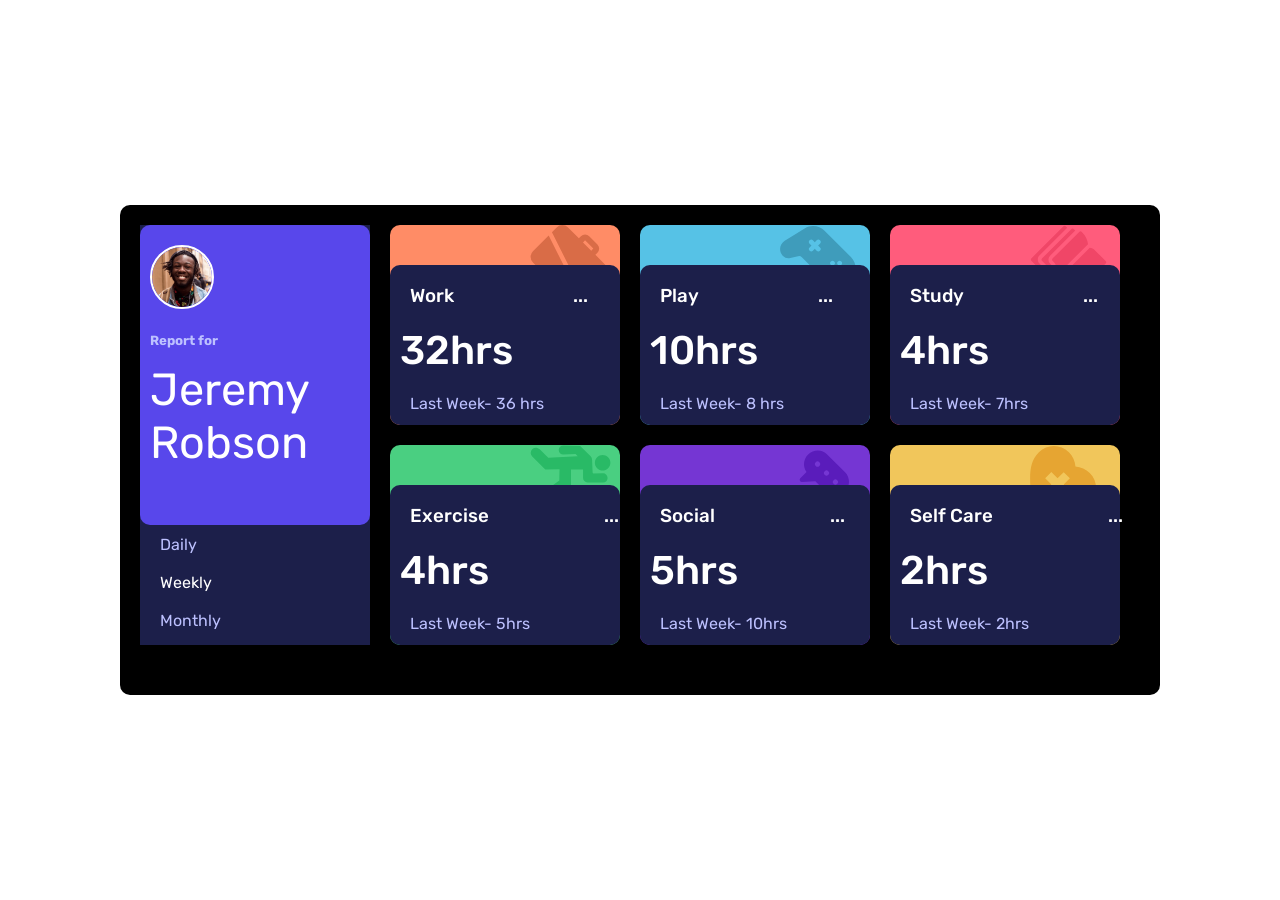
<file: index.html>
<!DOCTYPE html>
<html lang="en">
  <head>
    <meta charset="UTF-8" />
    <meta name="viewport" content="width=device-width, initial-scale=1.0" />
    <link rel="stylesheet" href="styles.css" />
    <link
      rel="icon"
      type="image/png"
      sizes="32x32"
      href="images/favicon-32x32.png"
    />
    <link
      rel="stylesheet"
      href="https://fonts.googleapis.com/css?family=Rubik"
    />
    <title>Time Tracker</title>
  </head>

  <body>
    <div class="container">
      <div class="profile">
        <div class="header">
          <img src="images/image-jeremy.png" alt="profile picture" />
          <h5>Report for</h5>
          <h4 class>Jeremy Robson</h4>
        </div>
        <div class="timeselector">
          <label for="day">Daily</label><br />
          <label for="week" class="weekly">Weekly</label><br />
          <label for="month">Monthly</label>
        </div>
      </div>
      <div class="activity orange">
        <div class="img-icon">
          <img src="images/icon-work.svg" alt="" />
        </div>

        <div class="work">
          <div class="property">
            <h3>Work <span>...</span></h3>
            <h4>32hrs</h4>
          </div>
          <p>Last Week- 36 hrs</p>
        </div>
      </div>
      <!--End of work-->
      <div class="activity blue">
        <div class="img-icon"><img src="images/icon-play.svg" alt="" /></div>
        <div class="play">
          <h3>Play <span>...</span></h3>
          <h4>10hrs</h4>
          <p>Last Week- 8 hrs</p>
        </div>
      </div>
      <div class="activity red">
        <div class="img-icon"><img src="images/icon-study.svg" alt="" /></div>
        <div class="study">
          <h3>Study <span>...</span></h3>
          <h4>4hrs</h4>
          <p>Last Week- 7hrs</p>
        </div>
      </div>
      <div class="activity green">
        <div class="img-icon">
          <img src="images/icon-exercise.svg" alt="" />
        </div>
        <div class="exercise">
          <h3>Exercise<span>...</span></h3>
          <h4>4hrs</h4>
          <p>Last Week- 5hrs</p>
        </div>
      </div>
      <div class="activity purple">
        <div class="img-icon">
          <img src="images/icon-social.svg" alt="" />
        </div>
        <div class="social">
          <h3>Social<span>...</span></h3>
          <h4>5hrs</h4>
          <p>Last Week- 10hrs</p>
        </div>
      </div>
      <div class="activity yellow">
        <div class="img-icon">
          <img src="images/icon-self-care.svg" alt="" />
        </div>
        <div class="selfcare">
          <h3>Self Care<span>...</span></h3>
          <h4>2hrs</h4>
          <p>Last Week- 2hrs</p>
        </div>
      </div>
    </div>
  </body>
</html>
</file>
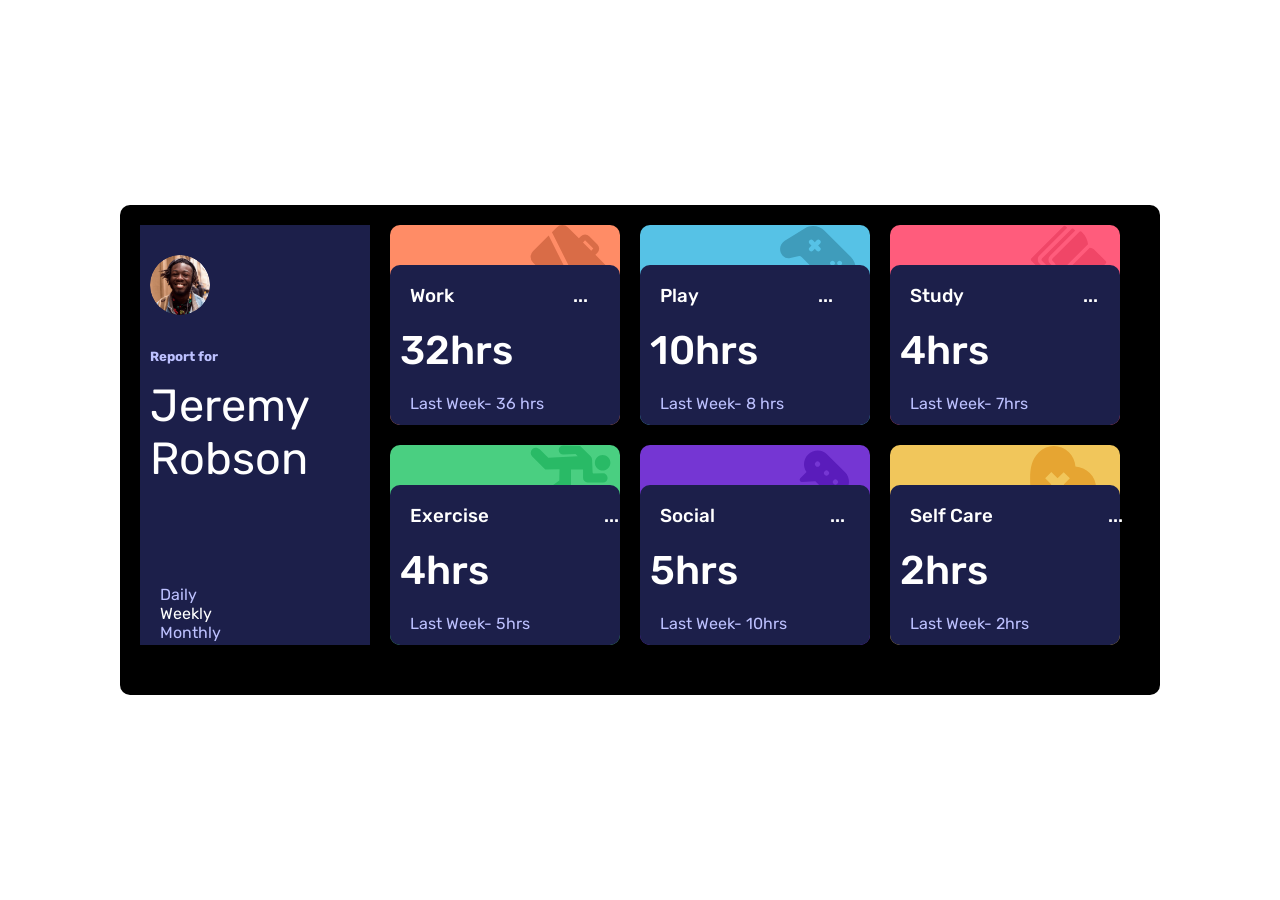
<file: tracker.html>
<!DOCTYPE html>
<html lang="en">
  <head>
    <meta charset="UTF-8" />
    <meta name="viewport" content="width=device-width, initial-scale=1.0" />
    <link rel="stylesheet" href="style.css" />
    <link
      rel="icon"
      type="image/png"
      sizes="32x32"
      href="/images/favicon-32x32.png"
    />
    <link
      rel="stylesheet"
      href="https://fonts.googleapis.com/css?family=Rubik"
    />
    <title>Time Tracker</title>
  </head>

  <body>
    <div class="container">
      <div class="profile">
        <div class="header">
          <img src="/images/image-jeremy.png" alt="profile picture" />
          <h5>Report for</h5>
          <h4 class>Jeremy Robson</h4>
        </div>
        <div class="timeselector">
          <label for="day">Daily</label><br />
          <label for="week" class="weekly">Weekly</label><br />
          <label for="month">Monthly</label>
        </div>
      </div>
      <div class="activity orange">
        <div class="img-icon">
          <img src="/images/icon-work.svg" alt="" />
        </div>

        <div class="work">
          <div class="property">
            <h3>Work <span>...</span></h3>
            <h4>32hrs</h4>
          </div>
          <p>Last Week- 36 hrs</p>
        </div>
      </div>
      <!--End of work-->
      <div class="activity blue">
        <div class="img-icon"><img src="/images/icon-play.svg" alt="" /></div>
        <div class="play">
          <h3>Play <span>...</span></h3>
          <h4>10hrs</h4>
          <p>Last Week- 8 hrs</p>
        </div>
      </div>
      <div class="activity red">
        <div class="img-icon"><img src="/images/icon-study.svg" alt="" /></div>
        <div class="study">
          <h3>Study <span>...</span></h3>
          <h4>4hrs</h4>
          <p>Last Week- 7hrs</p>
        </div>
      </div>
      <div class="activity green">
        <div class="img-icon">
          <img src="/images/icon-exercise.svg" alt="" />
        </div>
        <div class="exercise">
          <h3>Exercise<span>...</span></h3>
          <h4>4hrs</h4>
          <p>Last Week- 5hrs</p>
        </div>
      </div>
      <div class="activity purple">
        <div class="img-icon">
          <img src="/images/icon-social.svg" alt="" />
        </div>
        <div class="social">
          <h3>Social<span>...</span></h3>
          <h4>5hrs</h4>
          <p>Last Week- 10hrs</p>
        </div>
      </div>
      <div class="activity yellow">
        <div class="img-icon">
          <img src="/images/icon-self-care.svg" alt="" />
        </div>
        <div class="selfcare">
          <h3>Self Care<span>...</span></h3>
          <h4>2hrs</h4>
          <p>Last Week- 2hrs</p>
        </div>
      </div>
    </div>
  </body>
</html>
</file>
<file: styles.css>
* {
  margin: 0;
  padding: 0;
}
body {
  display: flex;
  height: 100vh;
  justify-content: center;
  align-items: center;
}
.container {
  width: 1000px;
  height: 450px;
  border-radius: 10px;
  background-color: black;
  font-family: "Rubik";
  padding: 20px;
  display: grid;
  grid-template-columns: repeat(4, 230px);
  grid-template-rows: 200px 200px;
  gap: 20px;
  grid-template-areas:
    "profile work play study"
    "profile exercise social selfcare";
}
.activity {
  justify-content: center;
  align-items: center;
  background-color: hsl(235, 46%, 20%);
  color: white;
  border-radius: 10px;
  position: relative;
}
.profile {
  grid-area: profile;
  background-color: hsl(235, 46%, 20%);
}
.profile img {
  width: 60px;
  margin-top: 20px;
  margin-left: 10px;
  border-radius: 50px;
  border: 2px solid white;
}
.profile h5 {
  color: hsl(236, 100%, 87%);
  margin-bottom: 2px;
  padding-top: 20px;
  padding-bottom: 5px;
  margin-left: 10px;
}
.profile h4 {
  color: white;
  font-size: 45px;
  font-weight: 400;
  margin-left: 10px;
  margin-top: 10px;
}
.header {
  position: relative;
  background-color: hsl(246, 80%, 60%);
  border-radius: 10px;
  height: 300px;
}
.weekly {
  color: white;
}
.timeselector {
  color: hsl(236, 100%, 87%);
  position: absolute;
  height: 50px;
  padding-top: 10px;
  margin-left: 20px;
  padding-bottom: 20px;
}
label {
  display: flex;
  align-items: space-between;
}
label:hover {
  color: white;
}
h3 {
  padding: 20px;
  font-weight: 500;
}
span {
  position: relative;
  right: -115px;
}
h4 {
  padding: 20 20 0 20px;
  font-size: 40px;
  font-weight: 500;
  margin-left: 10px;
}
p {
  color: hsl(236, 100%, 87%);
  padding: 20px;
}
.orange {
  background-color: hsl(15, 100%, 70%);
  /* height: 100px; */
}
.img-icon {
  position: relative;
  right: -140px;
}
.work {
  grid-area: work;
  background-color: hsl(235, 46%, 20%);
  position: absolute;
  bottom: 0;
  width: 100%;
  border-radius: 10px;
  height: 160px;
}
.work:hover {
  background-color: hsl(235, 62%, 58%);
}
.play {
  grid-area: play;
  background-color: hsl(235, 46%, 20%);
  position: absolute;
  bottom: 0;
  width: 100%;
  border-radius: 10px;
  height: 160px;
}
.play:hover {
  background-color: hsl(235, 62%, 58%);
}
.blue {
  background-color: hsl(195, 74%, 62%);
}
.study {
  grid-area: study;
  background-color: hsl(235, 46%, 20%);
  position: absolute;
  bottom: 0;
  width: 100%;
  border-radius: 10px;
  height: 160px;
}
.study:hover {
  background-color: hsl(235, 62%, 58%);
}
.red {
  background-color: hsl(348, 100%, 68%);
  /* height: 20%; */
}
.exercise {
  grid-area: exercise;
  background-color: hsl(235, 46%, 20%);
  position: absolute;
  bottom: 0;
  width: 100%;
  border-radius: 10px;
  height: 160px;
}
.exercise:hover {
  background-color: hsl(235, 62%, 58%);
}
.green {
  background-color: hsl(145, 58%, 55%);
  /* height: 20%; */
}
.social {
  grid-area: social;
  background-color: hsl(235, 46%, 20%);
  position: absolute;
  bottom: 0;
  width: 100%;
  border-radius: 10px;
  height: 160px;
}
.social:hover {
  background-color: hsl(235, 62%, 58%);
}
.purple {
  background-color: hsl(264, 64%, 52%);
}
.selfcare {
  grid-area: selfcare;
  background-color: hsl(235, 46%, 20%);
  position: absolute;
  bottom: 0;
  width: 100%;
  border-radius: 10px;
  height: 160px;
}
.selfcare:hover {
  background-color: hsl(235, 62%, 58%);
}
.yellow {
  background-color: hsl(43, 84%, 65%);
}
</file>
<file: style.css>
* {
  margin: 0;
  padding: 0;
}
body {
  display: flex;
  height: 100vh;
  justify-content: center;
  align-items: center;
}
.container {
  width: 1000px;
  height: 450px;
  border-radius: 10px;
  background-color: black;
  font-family: "Rubik";
  padding: 20px;
  display: grid;
  grid-template-columns: repeat(4, 230px);
  grid-template-rows: 200px 200px;
  gap: 20px;
  grid-template-areas:
    "profile work play study"
    "profile exercise social selfcare";
}
.activity {
  justify-content: center;
  align-items: center;
  background-color: hsl(235, 46%, 20%);
  color: white;
  border-radius: 10px;
  position: relative;
}
.profile {
  grid-area: profile;
  background-color: hsl(235, 46%, 20%);
}
.profile img {
  width: 60px;
  border-color: white;
  padding: 10px;
  margin-top: 20px;
  border-radius: 100px;
}
.profile h5 {
  color: hsl(236, 100%, 87%);
  margin-bottom: 2px;
  padding-top: 20px;
  padding-bottom: 5px;
  margin-left: 10px;
}
.profile h4 {
  color: white;
  font-size: 45px;
  font-weight: 400;
  margin-left: 10px;
  margin-top: 10px;
}
.header {
  position: relative;
}
.weekly {
  color: white;
}
.timeselector {
  color: hsl(236, 100%, 87%);
  position: absolute;
  height: 50px;
  padding-top: 100px;
  margin-left: 20px;
}
h3 {
  padding: 20px;
  font-weight: 500;
}
span {
  position: relative;
  right: -115px;
}
h4 {
  padding: 20 20 0 20px;
  font-size: 40px;
  font-weight: 500;
  margin-left: 10px;
}
p {
  color: hsl(236, 100%, 87%);
  padding: 20px;
}
.orange {
  background-color: hsl(15, 100%, 70%);
  /* height: 100px; */
}
.img-icon {
  position: relative;
  right: -140px;
}
.work {
  grid-area: work;
  background-color: hsl(235, 46%, 20%);
  position: absolute;
  bottom: 0;
  width: 100%;
  border-radius: 10px;
  height: 160px;
}
.play {
  grid-area: play;
  background-color: hsl(235, 46%, 20%);
  position: absolute;
  bottom: 0;
  width: 100%;
  border-radius: 10px;
  height: 160px;
}
.blue {
  background-color: hsl(195, 74%, 62%);
}
.study {
  grid-area: study;
  background-color: hsl(235, 46%, 20%);
  position: absolute;
  bottom: 0;
  width: 100%;
  border-radius: 10px;
  height: 160px;
}
.red {
  background-color: hsl(348, 100%, 68%);
  /* height: 20%; */
}
.exercise {
  grid-area: exercise;
  background-color: hsl(235, 46%, 20%);
  position: absolute;
  bottom: 0;
  width: 100%;
  border-radius: 10px;
  height: 160px;
}
.green {
  background-color: hsl(145, 58%, 55%);
  /* height: 20%; */
}
.social {
  grid-area: social;
  background-color: hsl(235, 46%, 20%);
  position: absolute;
  bottom: 0;
  width: 100%;
  border-radius: 10px;
  height: 160px;
}
.purple {
  background-color: hsl(264, 64%, 52%);
}
.selfcare {
  grid-area: selfcare;
  background-color: hsl(235, 46%, 20%);
  position: absolute;
  bottom: 0;
  width: 100%;
  border-radius: 10px;
  height: 160px;
}
.yellow {
  background-color: hsl(43, 84%, 65%);
}
</file>
